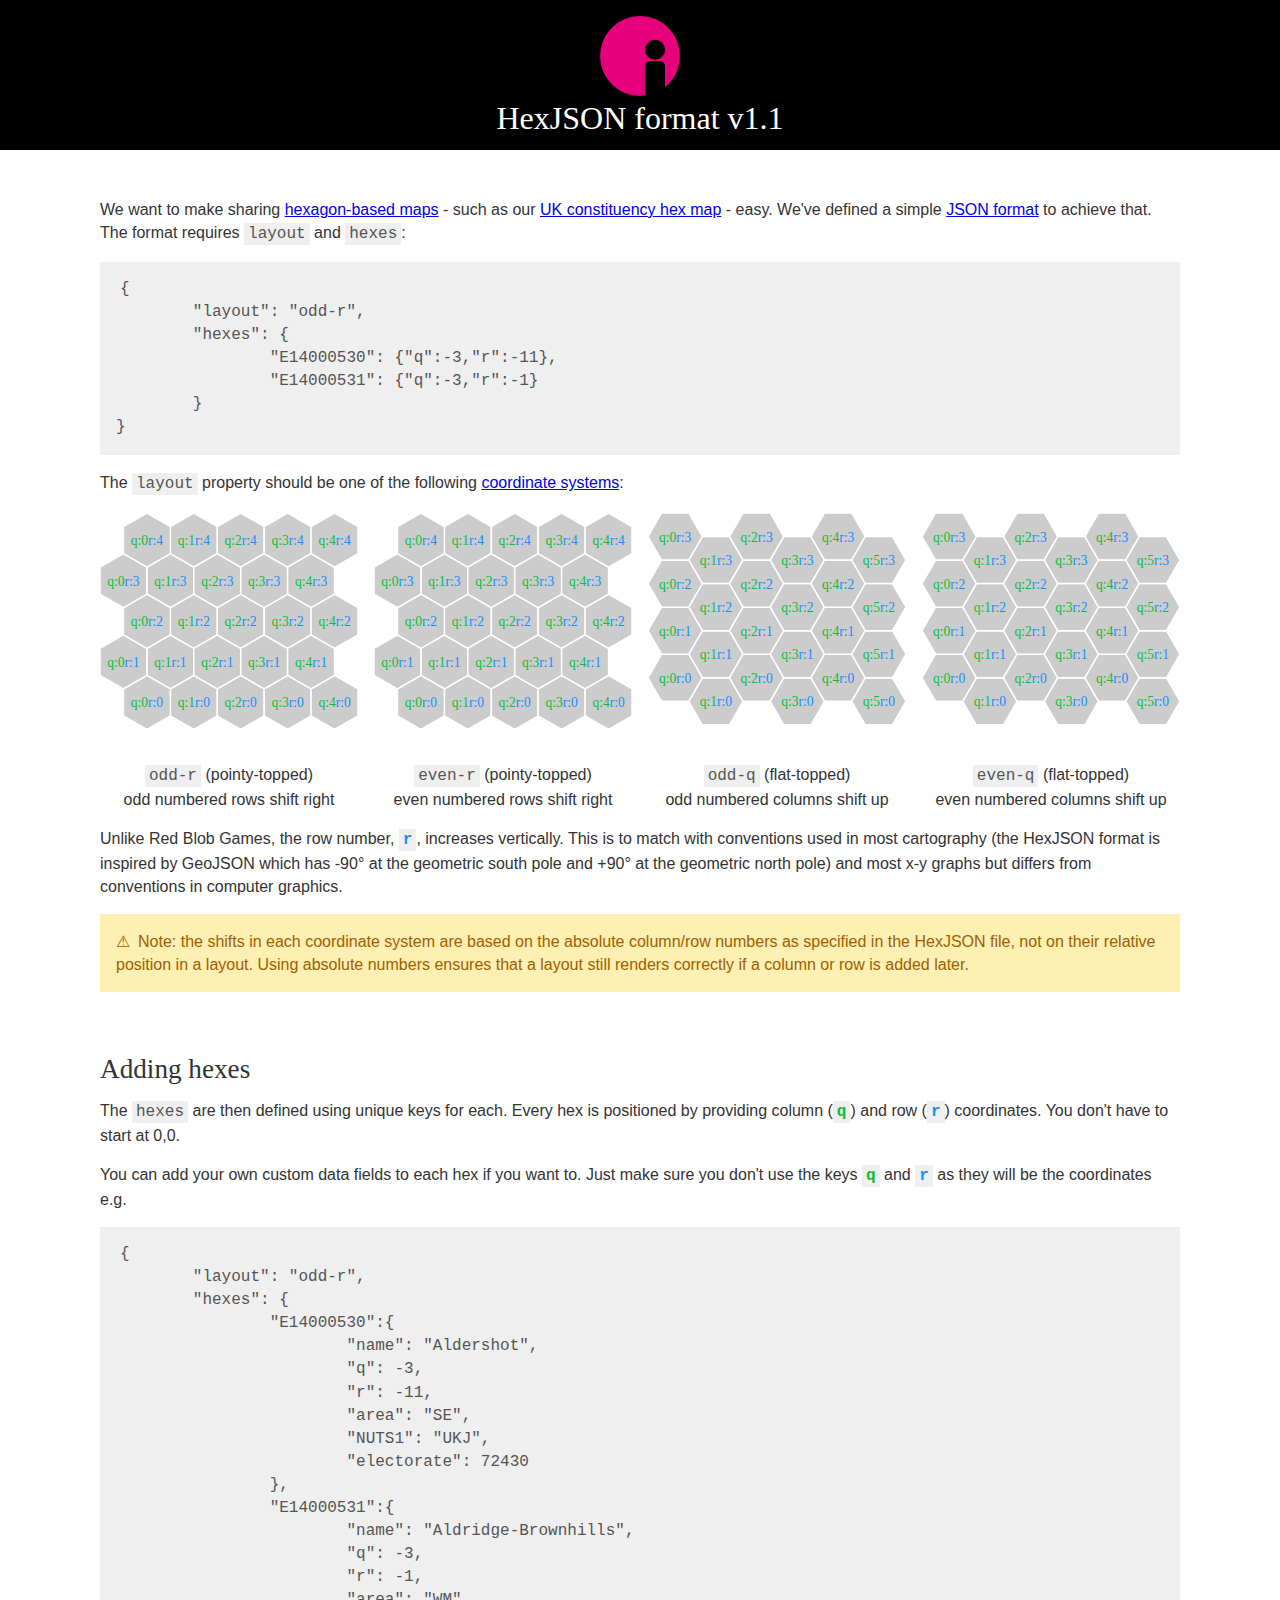
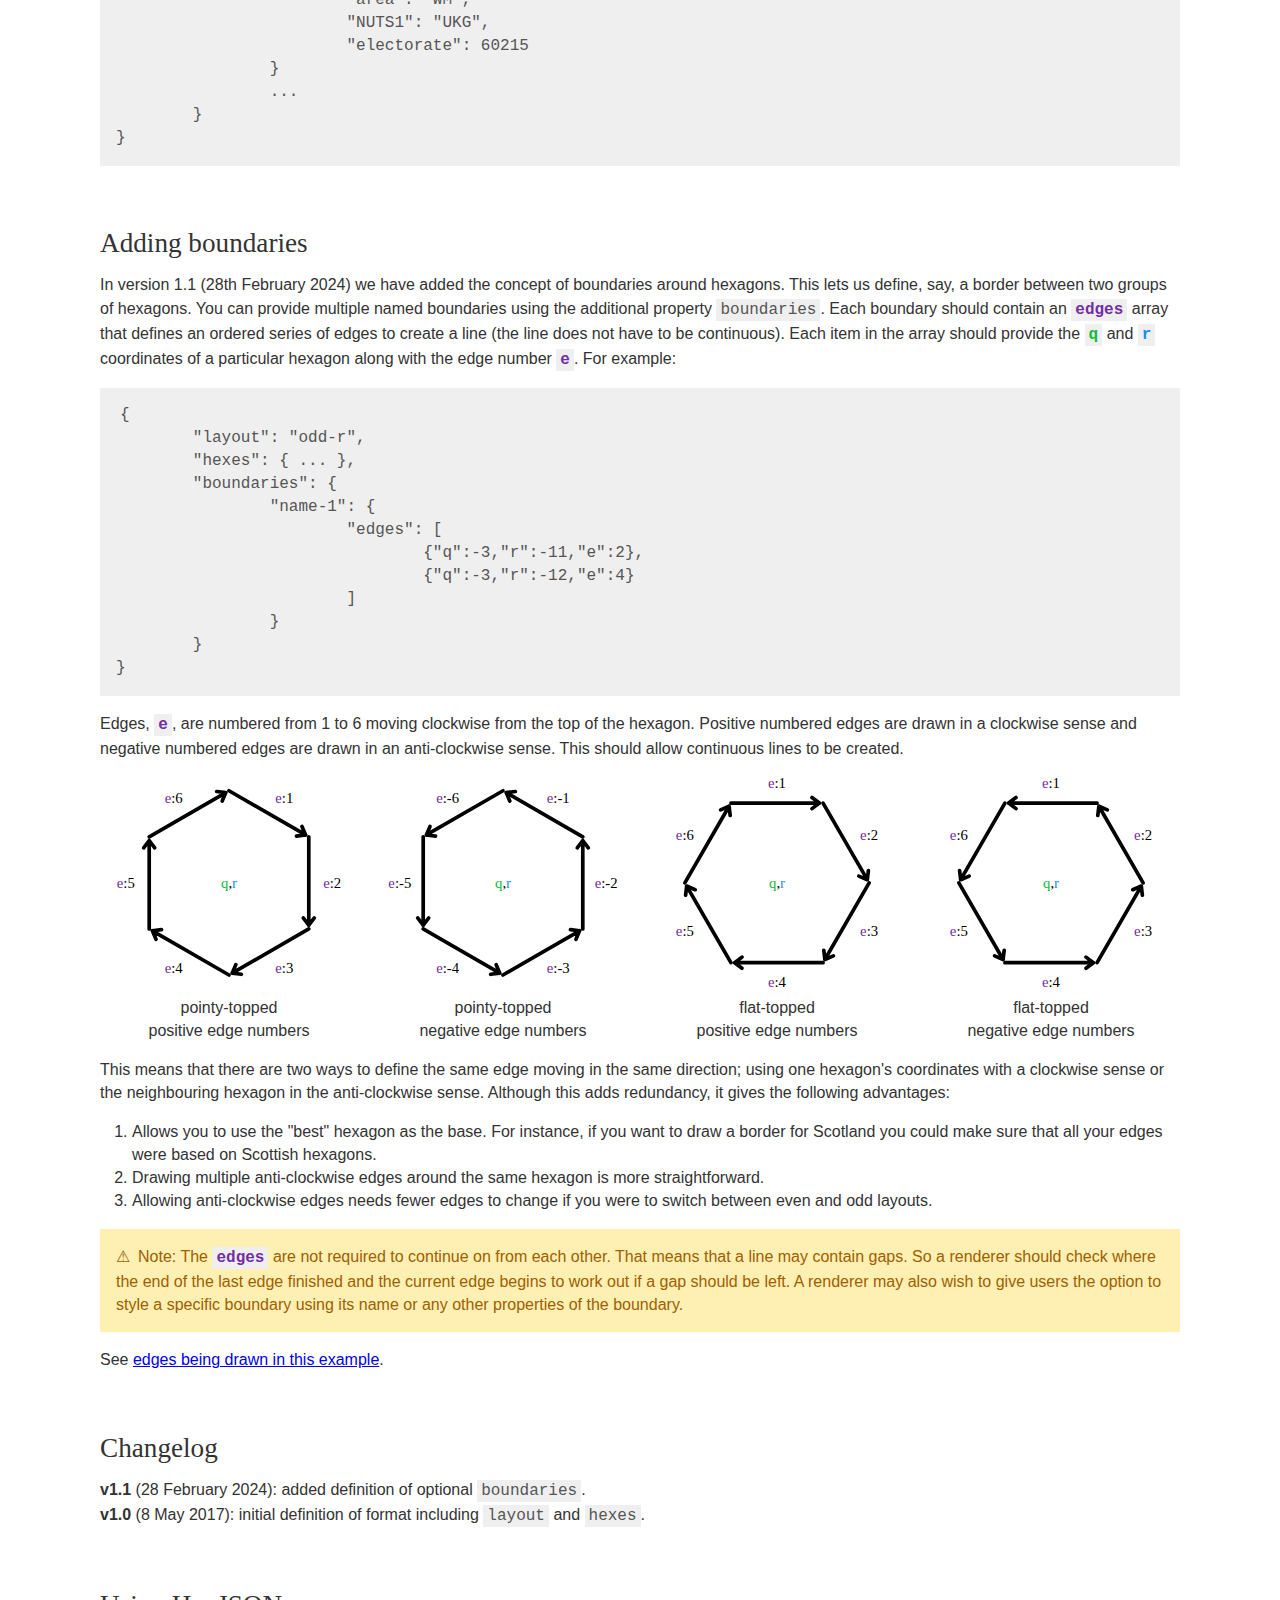
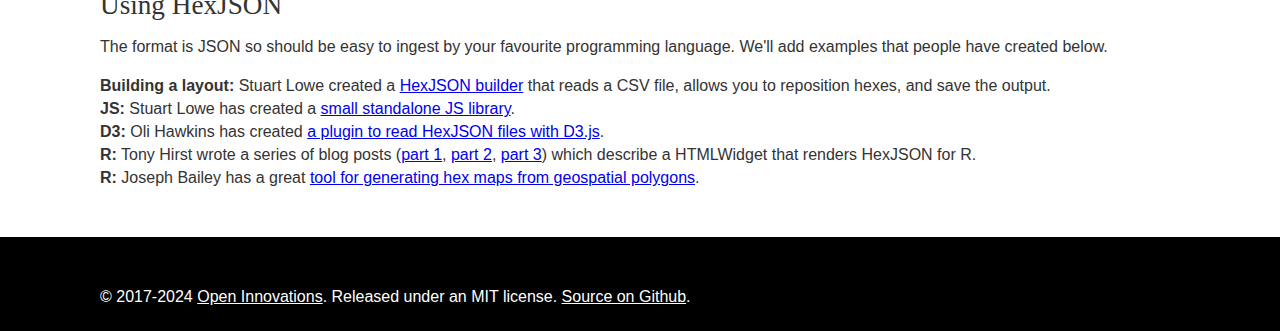
<file: hexjson.html>
<!DOCTYPE html>
<html lang="en">
<head>
	<link rel="icon" href="https://open-innovations.org/resources/images/logos/oi-square-10.svg" />
	<meta name="viewport" content="width=device-width, initial-scale=1.0">
	<meta charset="utf-8" />
	<title>HexJSON format v1.1</title>
	<meta name="twitter:card" content="summary">
	<meta name="twitter:site" content="@ODILeeds">
	<meta name="twitter:url" property="og:url" content="https://open-innovations.org/projects/hexmaps/hexjson">
	<meta name="twitter:title" property="og:title" content="HexJSON format">
	<meta name="twitter:description" property="og:description" content="Defining a format for sharing hex-based maps.">
	<meta name="twitter:image" property="og:image" content="https://open-innovations.org/projects/hexmaps/hexmap.png">
	<script type="text/javascript" src="resources/oi.hexmap.0.8.3.min.js"></script>
	<style>
		
	/*! minireset.css v0.0.6 | MIT License | github.com/jgthms/minireset.css */html,body,p,ol,ul,li,dl,dt,dd,blockquote,figure,fieldset,legend,textarea,pre,iframe,hr,h1,h2,h3,h4,h5,h6{margin:0;padding:0}h1,h2,h3,h4,h5,h6{font-size:100%;font-weight:normal}ul{list-style:none}button,input,select{margin:0}html{box-sizing:border-box}*,*::before,*::after{box-sizing:inherit}img,video{height:auto;max-width:100%}iframe{border:0}table{border-collapse:collapse;border-spacing:0}td,th{padding:0}

	@font-face {
	  font-family: 'Poppins';
	  font-style: italic;
	  font-weight: 600;
	  font-display: swap;
	  src: url(https://open-innovations.org/resources/fonts/Poppins/pxiDyp8kv8JHgFVrJJLmr19VFteOcEg.woff2) format('woff2');
	  unicode-range: U+0900-097F, U+1CD0-1CF6, U+1CF8-1CF9, U+200C-200D, U+20A8, U+20B9, U+25CC, U+A830-A839, U+A8E0-A8FB;
	}
	@font-face {
	  font-family: 'Poppins';
	  font-style: italic;
	  font-weight: 600;
	  font-display: swap;
	  src: url(https://open-innovations.org/resources/fonts/Poppins/pxiDyp8kv8JHgFVrJJLmr19VGdeOcEg.woff2) format('woff2');
	  unicode-range: U+0100-024F, U+0259, U+1E00-1EFF, U+2020, U+20A0-20AB, U+20AD-20CF, U+2113, U+2C60-2C7F, U+A720-A7FF;
	}
	@font-face {
	  font-family: 'Poppins';
	  font-style: italic;
	  font-weight: 600;
	  font-display: swap;
	  src: url(https://open-innovations.org/resources/fonts/Poppins/pxiDyp8kv8JHgFVrJJLmr19VF9eO.woff2) format('woff2');
	  unicode-range: U+0000-00FF, U+0131, U+0152-0153, U+02BB-02BC, U+02C6, U+02DA, U+02DC, U+2000-206F, U+2074, U+20AC, U+2122, U+2191, U+2193, U+2212, U+2215, U+FEFF, U+FFFD;
	}
	@font-face {
	  font-family: 'Poppins';
	  font-style: normal;
	  font-weight: 600;
	  font-display: swap;
	  src: url(https://open-innovations.org/resources/fonts/Poppins/pxiByp8kv8JHgFVrLEj6Z11lFc-K.woff2) format('woff2');
	  unicode-range: U+0900-097F, U+1CD0-1CF6, U+1CF8-1CF9, U+200C-200D, U+20A8, U+20B9, U+25CC, U+A830-A839, U+A8E0-A8FB;
	}
	@font-face {
	  font-family: 'Poppins';
	  font-style: normal;
	  font-weight: 600;
	  font-display: swap;
	  src: url(https://open-innovations.org/resources/fonts/Poppins/pxiByp8kv8JHgFVrLEj6Z1JlFc-K.woff2) format('woff2');
	  unicode-range: U+0100-024F, U+0259, U+1E00-1EFF, U+2020, U+20A0-20AB, U+20AD-20CF, U+2113, U+2C60-2C7F, U+A720-A7FF;
	}
	@font-face {
	  font-family: 'Poppins';
	  font-style: normal;
	  font-weight: 600;
	  font-display: swap;
	  src: url(https://open-innovations.org/resources/fonts/Poppins/pxiByp8kv8JHgFVrLEj6Z1xlFQ.woff2) format('woff2');
	  unicode-range: U+0000-00FF, U+0131, U+0152-0153, U+02BB-02BC, U+02C6, U+02DA, U+02DC, U+2000-206F, U+2074, U+20AC, U+2122, U+2191, U+2193, U+2212, U+2215, U+FEFF, U+FFFD;
	}
	h1,h2,h3,h4 { font-family: Poppins; line-height: 1em; }
	html, body {
		padding: 0px;
		margin: 0px;
		min-height: 100%!important;
		height: 100%!important;
		background-color: #efefef;
		font-family: "Helvetica Neue",Helvetica,Arial,"Lucida Grande",sans-serif;
		font-size: 16px;
		color: #333;
		line-height: 1.44em;
	}
	.leaflet-container { font-size: inherit; }
	h1 { font-size: 2em; line-height: 1em; }
	h2 { font-size: 1.7rem; padding-top: 3rem; margin-bottom: 16px; }
	h1 { margin-top: 0em; }
	strong { font-weight: 700; }
	em { font-style: italic; }
	ol { margin-left: 2rem; }
	header, footer, #main {
		width: 100%;
		transition: margin-left 0.3s ease-in;
	}
	footer {
		width: 100%;
		padding: 1em;
		padding-bottom: 3em;
	}
	footer a {
		color: white;
	}
	.line {
		text-decoration: underline;
	}
	.holder {
		position: relative;
		width: 1080px;
		max-width: 100%;
		margin: auto;
	}
	.padded { padding: 1em; }
	.tallpadded { padding: 2em 0; }
	code,pre {
		font-family: monospace;
		color: #555555;
		background-color: white;
	}
	code {
		padding: 0.125em 0.25em;
	}
	pre {
		max-width: 100%;
		overflow-x: auto;
		padding: 16px;
		margin-bottom: 16px;
	}
	html,body { background: white; }
	header,footer { background: black; color: white; padding: 1em; }
	header { margin-bottom: 1em; }
	p, iframe, h2, h3, figcaption, ul, ol, .block, .padded-bottom { margin-bottom: 16px; }
	p:last-child, figure iframe { margin-bottom: 0; }
	pre,code { background: #efefef; }


	.boundaries, .layouts { display:grid; grid-gap: 1em; margin-left: 0!important; margin-bottom: 1em; }
	.boundaries { grid-template-columns: repeat(4,1fr); }
	.layouts { grid-template-columns: repeat(4,1fr); }
	.boundaries li, .layouts li { list-style: none; text-align: center; }
	.hexlayout { height: 250px; font-size: 1em; }
	.hexlayout .hex-cell { fill: #efefef; stroke: #bbb; }
	.warning {
		color: #9F6000;
		background-color: #FEEFB3;
		padding: 1em;
		margin-bottom: 1em;
	}
	.warning:before {
		content:'\26a0';
		margin-right: 0.5em;
	}
	.hex-label, .hexagon { font-family: Poppins; }
 	.q { fill: #0DBC37; color: #0DBC37; }
	.r { fill: #178CFF; color: #178CFF; }
	.e { fill: #722EA5; color: #722EA5; }
	code.q, code.r, code.e { font-weight: bold; }
	.q-axis-same .hex-cell { fill: hsl( 90, 20%, 87%); }
	.r-axis-same .hex-cell { fill: hsl(200, 15%, 90%); }
	.q-axis-same.r-axis-same .hex-cell { fill: hsl(60, 100%, 85%); }
	.q-axis-same.r-axis-same .hex-label { font-weight: bold; }
	.hex-cell.select {
		fill: red;
	}
	@media screen and (max-width: 1080px) {
		.layouts { grid-template-columns: repeat(2,1fr); }
	}
	@media screen and (max-width: 600px) {
		.layouts { grid-template-columns: 100%; }
	}
	</style>
	<script>
	OI.ready(function(){
		hexjsonr = {
			'layout':'odd-r',
			'hexes':{
				'00':{'n':'0,0','q':0,'r':0},
				'01':{'n':'0,1','q':0,'r':1},
				'02':{'n':'0,2','q':0,'r':2},
				'03':{'n':'0,3','q':0,'r':3},
				'04':{'n':'0,4','q':0,'r':4},
				'10':{'n':'1,0','q':1,'r':0},
				'11':{'n':'1,1','q':1,'r':1},
				'12':{'n':'1,2','q':1,'r':2},
				'13':{'n':'1,3','q':1,'r':3},
				'14':{'n':'1,4','q':1,'r':4},
				'20':{'n':'2,0','q':2,'r':0},
				'21':{'n':'2,1','q':2,'r':1},
				'22':{'n':'2,2','q':2,'r':2},
				'23':{'n':'2,3','q':2,'r':3},
				'24':{'n':'2,4','q':2,'r':4},
				'30':{'n':'3,0','q':3,'r':0},
				'31':{'n':'3,1','q':3,'r':1},
				'32':{'n':'3,2','q':3,'r':2},
				'33':{'n':'3,3','q':3,'r':3},
				'34':{'n':'3,4','q':3,'r':4},
				'40':{'n':'4,0','q':4,'r':0},
				'41':{'n':'4,1','q':4,'r':1},
				'42':{'n':'4,2','q':4,'r':2},
				'43':{'n':'4,3','q':4,'r':3},
				'44':{'n':'4,4','q':4,'r':4}
			}
		};
		hexjsonq = {
			'layout':'odd-q',
			'hexes':{
				'00':{'n':'0,0','q':0,'r':0},
				'01':{'n':'0,1','q':0,'r':1},
				'02':{'n':'0,2','q':0,'r':2},
				'03':{'n':'0,3','q':0,'r':3},
				'10':{'n':'1,0','q':1,'r':0},
				'11':{'n':'1,1','q':1,'r':1},
				'12':{'n':'1,2','q':1,'r':2},
				'13':{'n':'1,3','q':1,'r':3},
				'20':{'n':'2,0','q':2,'r':0},
				'21':{'n':'2,1','q':2,'r':1},
				'22':{'n':'2,2','q':2,'r':2},
				'23':{'n':'2,3','q':2,'r':3},
				'30':{'n':'3,0','q':3,'r':0},
				'31':{'n':'3,1','q':3,'r':1},
				'32':{'n':'3,2','q':3,'r':2},
				'33':{'n':'3,3','q':3,'r':3},
				'40':{'n':'4,0','q':4,'r':0},
				'41':{'n':'4,1','q':4,'r':1},
				'42':{'n':'4,2','q':4,'r':2},
				'43':{'n':'4,3','q':4,'r':3},
				'50':{'n':'5,0','q':5,'r':0},
				'51':{'n':'5,1','q':5,'r':1},
				'52':{'n':'5,2','q':5,'r':2},
				'53':{'n':'5,3','q':5,'r':3}
			}
		};
		function label(txt,attr){
			tspans = '';
			tspans += '<tspan class="on q" y="'+(attr.y + (-0.5)*attr['font-size'])+'" x="'+attr.x+'">q:'+attr.hex.q+'</tspan>';
			tspans += '<tspan class="on r" y="'+(attr.y + (0.5)*attr['font-size'])+'" x="'+attr.x+'">r:'+attr.hex.r+'</tspan>';
			return tspans;
		}
		function highlight(e){
			hex = e.data.data;
			hexes = e.data.hexmap.areas;
			for(r in hexes){
				matchq = (hexes[r].data.q==hex.q);
				matchr = (hexes[r].data.r==hex.r);
				if(matchq) hexes[r].g.classList.add('q-axis-same');
				else hexes[r].g.classList.remove('q-axis-same');
				if(matchr) hexes[r].g.classList.add('r-axis-same');
				else hexes[r].g.classList.remove('r-axis-same');
			}
		}
		function dehighlight(e){
			hexes = e.data.hexmap.areas;
			for(r in hexes){
				hexes[r].g.classList.remove('q-axis-same');
				hexes[r].g.classList.remove('r-axis-same');
			}		
		}
		oddr = new OI.hexmap(document.getElementById('odd-r'),{
			'label':{'show': true,'format':label,'clip':true},
			'hexjson':hexjsonr
		});
		oddr.on('mouseover',highlight).on('mouseout',dehighlight);
		hexjsonr.layout = "even-r";
		evenr = new OI.hexmap(document.getElementById('even-r'),{
			'label':{'show': true,'format':label,'clip':true},
			'hexjson':hexjsonr
		});
		evenr.on('mouseover',highlight).on('mouseout',dehighlight);
		oddq = new OI.hexmap(document.getElementById('odd-q'),{
			'label':{'show': true,'format':label,'clip':true},
			'hexjson':hexjsonq
		});
		oddq.on('mouseover',highlight).on('mouseout',dehighlight);
		hexjsonq.layout = "even-q";
		evenq = new OI.hexmap(document.getElementById('even-q'),{
			'label':{'show': true,'format':label,'clip':true},
			'hexjson':hexjsonq
		});
		evenq.on('mouseover',highlight).on('mouseout',dehighlight);
	});
	</script>
</head>
<body>


	<div id="main">

		<header>
			<div class="b1-bg">
				<div class="holder" style="text-align:center;">
					<a href="https://open-innovations.org/"><svg width="80" height="80" overflow="auto" viewBox="-32 -32 64 64" xmlns="http://www.w3.org/2000/svg"><mask id="oi-person"><path d="m-32-32h64v64h-12v-24a4 4 0 0 0 -4 -4h-8a4 4 0 0 0 -4 4v24h-36zm44 27m-8 0a8 8 0 1 0 16 0 8 8 0 1 0-16 0" fill="#fff"></path></mask><g id="oi-logo" fill="#E6007C"><circle r="32" mask="url(#oi-person)"></circle></g></svg></a>
					<h1>HexJSON format v1.1</h1>
				</div>
			</div>
		</header>

		<div class="holder tallpadded padded">
			<p>We want to make sharing <a href="https://open-innovations.org/blog/2017-05-08-mapping-election-with-hexes">hexagon-based maps</a> - such as our <a href="constituencies/index.html">UK constituency hex map</a> - easy. We've defined a simple <a href="http://jsonlint.com/">JSON format</a> to achieve that. The format requires <code>layout</code> and <code>hexes</code>:</p>
			<pre><code>{
	"layout": "odd-r",
	"hexes": {
		"E14000530": {"q":-3,"r":-11},
		"E14000531": {"q":-3,"r":-1}
	}
}</code></pre>
			<p>The <code>layout</code> property should be one of the following <a href="http://www.redblobgames.com/grids/hexagons/#coordinates">coordinate systems</a>:</p>
			<ul class="layouts">
				<li><div id="odd-r" class="hexlayout"></div><code>odd-r</code> (pointy-topped)<br />odd numbered rows shift right</li>
				<li><div id="even-r" class="hexlayout"></div><code>even-r</code> (pointy-topped)<br />even numbered rows shift right</li>
				<li><div id="odd-q" class="hexlayout"></div><code>odd-q</code> (flat-topped)<br />odd numbered columns shift up</li>
				<li><div id="even-q" class="hexlayout"></div><code>even-q</code> (flat-topped)<br />even numbered columns shift up</li>
			</ul>
			<p>Unlike Red Blob Games, the row number, <code class="r">r</code>, increases vertically. This is to match with conventions used in most cartography (the HexJSON format is inspired by GeoJSON which has -90&deg; at the geometric south pole and +90&deg; at the geometric north pole) and most x-y graphs but differs from conventions in computer graphics.</p>
			<div class="warning">Note: the shifts in each coordinate system are based on the absolute column/row numbers as specified in the HexJSON file, not on their relative position in a layout. Using absolute numbers ensures that a layout still renders correctly if a column or row is added later.</div>
			<h2 id="hexes">Adding hexes</h2>
			<p>The <code>hexes</code> are then defined using unique keys for each. Every hex is positioned by providing column (<code class="q">q</code>) and row (<code class="r">r</code>) coordinates. You don't have to start at 0,0.</p>
			<p>You can add your own custom data fields to each hex if you want to. Just make sure you don't use the keys <code class="q">q</code> and <code class="r">r</code> as they will be the coordinates e.g.</p>
			<pre><code>{
	"layout": "odd-r",
	"hexes": {
		"E14000530":{
			"name": "Aldershot",
			"q": -3,
			"r": -11,
			"area": "SE",
			"NUTS1": "UKJ",
			"electorate": 72430
		},
		"E14000531":{
			"name": "Aldridge-Brownhills",
			"q": -3,
			"r": -1,
			"area": "WM",
			"NUTS1": "UKG",
			"electorate": 60215
		}
		...
	}
}</code></pre>

			<h2 id="boundaries">Adding boundaries</h2>
			<p>In version 1.1 (28th February 2024) we have added the concept of boundaries around hexagons. This lets us define, say, a border between two groups of hexagons. You can provide multiple named boundaries using the additional property <code>boundaries</code>. Each boundary should contain an <code class="e">edges</code> array that defines an ordered series of edges to create a line (the line does not have to be continuous). Each item in the array should provide the <code class="q">q</code> and <code class="r">r</code> coordinates of a particular hexagon along with the edge number <code class="e">e</code>. For example:</p>
			
			<pre><code>{
	"layout": "odd-r",
	"hexes": { ... },
	"boundaries": {
		"name-1": {
			"edges": [
				{"q":-3,"r":-11,"e":2},
				{"q":-3,"r":-12,"e":4}
			]
		}
	}
}</code></pre>
			<p>Edges, <code class="e">e</code>, are numbered from 1 to 6 moving clockwise from the top of the hexagon. Positive numbered edges are drawn in a clockwise sense and negative numbered edges are drawn in an anti-clockwise sense. This should allow continuous lines to be created. </p>
			<ul class="boundaries">
				<li>
					<svg class="hexagon" xmlns="http://www.w3.org/2000/svg" version="1.1" overflow="visible" viewBox="0 0 70 58" style="max-width:100%;" preserveAspectRatio="xMinYMin meet" vector-effect="non-scaling-stroke">
						<g transform-origin="35px 29px" transform="translate(35 29) translate(0 -25)">
							<path d="m 0 0 l 24 0 m 0 0 l -2 1.5 m 2 -1.5 l -2 -1.5" stroke="black" fill="transparent" stroke-linecap="round" transform="rotate(30)" />
						</g>
						<g transform-origin="35px 29px" transform="translate(35 29) translate(21.65 -12.5)">
							<path d="m 0 0 l 24 0 m 0 0 l -2 1.5 m 2 -1.5 l -2 -1.5" stroke="black" fill="transparent" stroke-linecap="round" transform="rotate(90)" />
						</g>
						<g transform-origin="35px 29px" transform="translate(35 29) translate(21.65 12.5)">
							<path d="m 0 0 l 24 0 m 0 0 l -2 1.5 m 2 -1.5 l -2 -1.5" stroke="black" fill="transparent" stroke-linecap="round" transform="rotate(150)" />
						</g>
						<g transform-origin="35px 29px" transform="translate(35 29) translate(0 25)">
							<path d="m 0 0 l 24 0 m 0 0 l -2 1.5 m 2 -1.5 l -2 -1.5" stroke="black" fill="transparent" stroke-linecap="round" transform="rotate(210)" />
						</g>
						<g transform-origin="35px 29px" transform="translate(35 29) translate(-21.65 12.5)">
							<path d="m 0 0 l 24 0 m 0 0 l -2 1.5 m 2 -1.5 l -2 -1.5" stroke="black" fill="transparent" stroke-linecap="round" transform="rotate(270)" />
						</g>
						<g transform-origin="35px 29px" transform="translate(35 29) translate(-21.65 -12.5)">
							<path d="m 0 0 l 24 0 m 0 0 l -2 1.5 m 2 -1.5 l -2 -1.5" stroke="black" fill="transparent" stroke-linecap="round" transform="rotate(330)" />
						</g>
						<text x="35px" y="29px" dominant-baseline="central" text-anchor="middle" font-size="4px"><tspan class="q">q</tspan>,<tspan class="r">r</tspan></text>
						<text x="50px" y="6px" dominant-baseline="central" text-anchor="middle" font-size="4px"><tspan class="e">e</tspan><tspan>:1</tspan></text>
						<text x="63px" y="29px" dominant-baseline="central" text-anchor="middle" font-size="4px"><tspan class="e">e</tspan><tspan>:2</tspan></text>
						<text x="50px" y="52px" dominant-baseline="central" text-anchor="middle" font-size="4px"><tspan class="e">e</tspan><tspan>:3</tspan></text>
						<text x="20px" y="52px" dominant-baseline="central" text-anchor="middle" font-size="4px"><tspan class="e">e</tspan><tspan>:4</tspan></text>
						<text x="7px" y="29px" dominant-baseline="central" text-anchor="middle" font-size="4px"><tspan class="e">e</tspan><tspan>:5</tspan></text>
						<text x="20px" y="6px" dominant-baseline="central" text-anchor="middle" font-size="4px"><tspan class="e">e</tspan><tspan>:6</tspan></text>
					</svg>
					pointy-topped<br />positive edge numbers
				</li>
				<li>
					<svg class="hexagon" xmlns="http://www.w3.org/2000/svg" version="1.1" overflow="visible" viewBox="0 0 70 58" style="max-width:100%;" preserveAspectRatio="xMinYMin meet" vector-effect="non-scaling-stroke">
						<g transform-origin="35px 29px" transform="translate(35 29) translate(0 -25)">
							<path d="m 0 0 l 24 0 m 0 0 l -2 1.5 m 2 -1.5 l -2 -1.5" stroke="black" fill="transparent" stroke-linecap="round" transform="rotate(150)" />
						</g>
						<g transform-origin="35px 29px" transform="translate(35 29) translate(21.65 -12.5)">
							<path d="m 0 0 l 24 0 m 0 0 l -2 1.5 m 2 -1.5 l -2 -1.5" stroke="black" fill="transparent" stroke-linecap="round" transform="rotate(210)" />
						</g>
						<g transform-origin="35px 29px" transform="translate(35 29) translate(21.65 12.5)">
							<path d="m 0 0 l 24 0 m 0 0 l -2 1.5 m 2 -1.5 l -2 -1.5" stroke="black" fill="transparent" stroke-linecap="round" transform="rotate(270)" />
						</g>
						<g transform-origin="35px 29px" transform="translate(35 29) translate(0 25)">
							<path d="m 0 0 l 24 0 m 0 0 l -2 1.5 m 2 -1.5 l -2 -1.5" stroke="black" fill="transparent" stroke-linecap="round" transform="rotate(330)" />
						</g>
						<g transform-origin="35px 29px" transform="translate(35 29) translate(-21.65 12.5)">
							<path d="m 0 0 l 24 0 m 0 0 l -2 1.5 m 2 -1.5 l -2 -1.5" stroke="black" fill="transparent" stroke-linecap="round" transform="rotate(30)" />
						</g>
						<g transform-origin="35px 29px" transform="translate(35 29) translate(-21.65 -12.5)">
							<path d="m 0 0 l 24 0 m 0 0 l -2 1.5 m 2 -1.5 l -2 -1.5" stroke="black" fill="transparent" stroke-linecap="round" transform="rotate(90)" />
						</g>
						<text x="35px" y="29px" dominant-baseline="central" text-anchor="middle" font-size="4px"><tspan class="q">q</tspan>,<tspan class="r">r</tspan></text>
						<text x="50px" y="6px" dominant-baseline="central" text-anchor="middle" font-size="4px"><tspan class="e">e</tspan><tspan>:-1</tspan></text>
						<text x="63px" y="29px" dominant-baseline="central" text-anchor="middle" font-size="4px"><tspan class="e">e</tspan><tspan>:-2</tspan></text>
						<text x="50px" y="52px" dominant-baseline="central" text-anchor="middle" font-size="4px"><tspan class="e">e</tspan><tspan>:-3</tspan></text>
						<text x="20px" y="52px" dominant-baseline="central" text-anchor="middle" font-size="4px"><tspan class="e">e</tspan><tspan>:-4</tspan></text>
						<text x="7px" y="29px" dominant-baseline="central" text-anchor="middle" font-size="4px"><tspan class="e">e</tspan><tspan>:-5</tspan></text>
						<text x="20px" y="6px" dominant-baseline="central" text-anchor="middle" font-size="4px"><tspan class="e">e</tspan><tspan>:-6</tspan></text>
					</svg>
					pointy-topped<br />negative edge numbers
				</li>
				<li>
					<svg class="hexagon" xmlns="http://www.w3.org/2000/svg" version="1.1" overflow="visible" viewBox="0 0 70 58" style="max-width:100%;" preserveAspectRatio="xMinYMin meet" vector-effect="non-scaling-stroke">
						<g transform-origin="35px 29px" transform="translate(35 29) translate(-12.5 -21.65)">
							<path d="m 0 0 l 24 0 m 0 0 l -2 1.5 m 2 -1.5 l -2 -1.5" stroke="black" fill="transparent" stroke-linecap="round" transform="rotate(0)" />
						</g>
						<g transform-origin="35px 29px" transform="translate(35 29) translate(12.5 -21.65)">
							<path d="m 0 0 l 24 0 m 0 0 l -2 1.5 m 2 -1.5 l -2 -1.5" stroke="black" fill="transparent" stroke-linecap="round" transform="rotate(60)" />
						</g>
						<g transform-origin="35px 29px" transform="translate(35 29) translate(25 0)">
							<path d="m 0 0 l 24 0 m 0 0 l -2 1.5 m 2 -1.5 l -2 -1.5" stroke="black" fill="transparent" stroke-linecap="round" transform="rotate(120)" />
						</g>
						<g transform-origin="35px 29px" transform="translate(35 29) translate(12.5 21.65)">
							<path d="m 0 0 l 24 0 m 0 0 l -2 1.5 m 2 -1.5 l -2 -1.5" stroke="black" fill="transparent" stroke-linecap="round" transform="rotate(180)" />
						</g>
						<g transform-origin="35px 29px" transform="translate(35 29) translate(-12.5 21.65)">
							<path d="m 0 0 l 24 0 m 0 0 l -2 1.5 m 2 -1.5 l -2 -1.5" stroke="black" fill="transparent" stroke-linecap="round" transform="rotate(240)" />
						</g>
						<g transform-origin="35px 29px" transform="translate(35 29) translate(-25 0)">
							<path d="m 0 0 l 24 0 m 0 0 l -2 1.5 m 2 -1.5 l -2 -1.5" stroke="black" fill="transparent" stroke-linecap="round" transform="rotate(300)" />
						</g>
						<text x="35px" y="29px" dominant-baseline="central" text-anchor="middle" font-size="4px"><tspan class="q">q</tspan>,<tspan class="r">r</tspan></text>
						<text x="35px" y="2px" dominant-baseline="central" text-anchor="middle" font-size="4px"><tspan class="e">e</tspan><tspan>:1</tspan></text>
						<text x="60px" y="16px" dominant-baseline="central" text-anchor="middle" font-size="4px"><tspan class="e">e</tspan><tspan>:2</tspan></text>
						<text x="60px" y="42px" dominant-baseline="central" text-anchor="middle" font-size="4px"><tspan class="e">e</tspan><tspan>:3</tspan></text>
						<text x="35px" y="56px" dominant-baseline="central" text-anchor="middle" font-size="4px"><tspan class="e">e</tspan><tspan>:4</tspan></text>
						<text x="10px" y="42px" dominant-baseline="central" text-anchor="middle" font-size="4px"><tspan class="e">e</tspan><tspan>:5</tspan></text>
						<text x="10px" y="16px" dominant-baseline="central" text-anchor="middle" font-size="4px"><tspan class="e">e</tspan><tspan>:6</tspan></text>
					</svg>
					flat-topped<br />positive edge numbers
				</li>
				<li>
					<svg class="hexagon" xmlns="http://www.w3.org/2000/svg" version="1.1" overflow="visible" viewBox="0 0 70 58" style="max-width:100%;" preserveAspectRatio="xMinYMin meet" vector-effect="non-scaling-stroke">
						<g transform-origin="35px 29px" transform="translate(35 29) translate(-12.5 -21.65)">
							<path d="m 0 0 l 24 0 m 0 0 l -2 1.5 m 2 -1.5 l -2 -1.5" stroke="black" fill="transparent" stroke-linecap="round" transform="rotate(120)" />
						</g>
						<g transform-origin="35px 29px" transform="translate(35 29) translate(12.5 -21.65)">
							<path d="m 0 0 l 24 0 m 0 0 l -2 1.5 m 2 -1.5 l -2 -1.5" stroke="black" fill="transparent" stroke-linecap="round" transform="rotate(180)" />
						</g>
						<g transform-origin="35px 29px" transform="translate(35 29) translate(25 0)">
							<path d="m 0 0 l 24 0 m 0 0 l -2 1.5 m 2 -1.5 l -2 -1.5" stroke="black" fill="transparent" stroke-linecap="round" transform="rotate(240)" />
						</g>
						<g transform-origin="35px 29px" transform="translate(35 29) translate(12.5 21.65)">
							<path d="m 0 0 l 24 0 m 0 0 l -2 1.5 m 2 -1.5 l -2 -1.5" stroke="black" fill="transparent" stroke-linecap="round" transform="rotate(300)" />
						</g>
						<g transform-origin="35px 29px" transform="translate(35 29) translate(-12.5 21.65)">
							<path d="m 0 0 l 24 0 m 0 0 l -2 1.5 m 2 -1.5 l -2 -1.5" stroke="black" fill="transparent" stroke-linecap="round" transform="rotate(0)" />
						</g>
						<g transform-origin="35px 29px" transform="translate(35 29) translate(-25 0)">
							<path d="m 0 0 l 24 0 m 0 0 l -2 1.5 m 2 -1.5 l -2 -1.5" stroke="black" fill="transparent" stroke-linecap="round" transform="rotate(60)" />
						</g>
						<text x="35px" y="29px" dominant-baseline="central" text-anchor="middle" font-size="4px"><tspan class="q">q</tspan>,<tspan class="r">r</tspan></text>
						<text x="35px" y="2px" dominant-baseline="central" text-anchor="middle" font-size="4px"><tspan class="e">e</tspan><tspan>:1</tspan></text>
						<text x="60px" y="16px" dominant-baseline="central" text-anchor="middle" font-size="4px"><tspan class="e">e</tspan><tspan>:2</tspan></text>
						<text x="60px" y="42px" dominant-baseline="central" text-anchor="middle" font-size="4px"><tspan class="e">e</tspan><tspan>:3</tspan></text>
						<text x="35px" y="56px" dominant-baseline="central" text-anchor="middle" font-size="4px"><tspan class="e">e</tspan><tspan>:4</tspan></text>
						<text x="10px" y="42px" dominant-baseline="central" text-anchor="middle" font-size="4px"><tspan class="e">e</tspan><tspan>:5</tspan></text>
						<text x="10px" y="16px" dominant-baseline="central" text-anchor="middle" font-size="4px"><tspan class="e">e</tspan><tspan>:6</tspan></text>
					</svg>
					flat-topped<br />negative edge numbers
				</li>
			</ul>
			<p>This means that there are two ways to define the same edge moving in the same direction; using one hexagon's coordinates with a clockwise sense or the neighbouring hexagon in the anti-clockwise sense. Although this adds redundancy, it gives the following advantages:</p>
			<ol>
				<li>Allows you to use the "best" hexagon as the base. For instance, if you want to draw a border for Scotland you could make sure that all your edges were based on Scottish hexagons.</li>
				<li>Drawing multiple anti-clockwise edges around the same hexagon is more straightforward.</li>
				<li>Allowing anti-clockwise edges needs fewer edges to change if you were to switch between even and odd layouts.</li>
			</ol>
			<div class="warning">Note: The <code class="e">edges</code> are not required to continue on from each other. That means that a line may contain gaps. So a renderer should check where the end of the last edge finished and the current edge begins to work out if a gap should be left. A renderer may also wish to give users the option to style a specific boundary using its name or any other properties of the boundary.</div>
			<p>See <a href="https://open-innovations.github.io/oi.hexmap.js/#ex3">edges being drawn in this example</a>.</p>

			<h2>Changelog</h2>
			<ul>
				<li><strong>v1.1</strong> (28 February 2024): added definition of optional <code>boundaries</code>.</li>
				<li><strong>v1.0</strong> (8 May 2017): initial definition of format including <code>layout</code> and <code>hexes</code>.</li>
			</ul>

			<h2>Using HexJSON</h2>
			<p>The format is JSON so should be easy to ingest by your favourite programming language. We'll add examples that people have created below.</p>
			<ul>
				<li><strong>Building a layout:</strong> Stuart Lowe created a <a href="builder.html">HexJSON builder</a> that reads a CSV file, allows you to reposition hexes, and save the output.</li>
				<li><strong>JS:</strong> Stuart Lowe has created a <a href="https://open-innovations.github.io/oi.hexmap.js/">small standalone JS library</a>.</li>
				<li><strong>D3:</strong> Oli Hawkins has created <a href="https://github.com/olihawkins/d3-hexjson">a plugin to read HexJSON files with D3.js</a>.</li>
				<li><strong>R:</strong> Tony Hirst wrote a series of blog posts (<a href="https://blog.ouseful.info/2017/06/28/hexjson-htmlwidget-for-r-part-1/">part 1</a>, <a href="https://blog.ouseful.info/2017/06/29/hexjson-htmlwidget-for-r-part-2/">part 2</a>, <a href="https://blog.ouseful.info/2017/06/30/hexjson-htmlwidget-for-r-part-3/">part 3</a>) which describe a HTMLWidget that renders HexJSON for R.</li>
				<li><strong>R:</strong> Joseph Bailey has a great <a href="https://github.com/sassalley/hexmapr/">tool for generating hex maps from geospatial polygons</a>.</li>
			</ul>

		</div>
	</div>

	<footer class="b1-bg">
		<div class="holder tallpadded padded">
			&copy; 2017-2024 <a href="https://open-innovations.org/">Open Innovations</a>. Released under an MIT license. <a href="https://github.com/odileeds/hexmaps">Source on Github</a>.
		</div>
	</footer>

	<script src="https://open-innovations.org/resources/oi.log.js"></script>
	<script>
	OI.log.setup({'id':'odileeds','target':['open-innovations.org','odileeds.github.io']}).add('action=view');
	</script>

</body>
</html>
</file>
